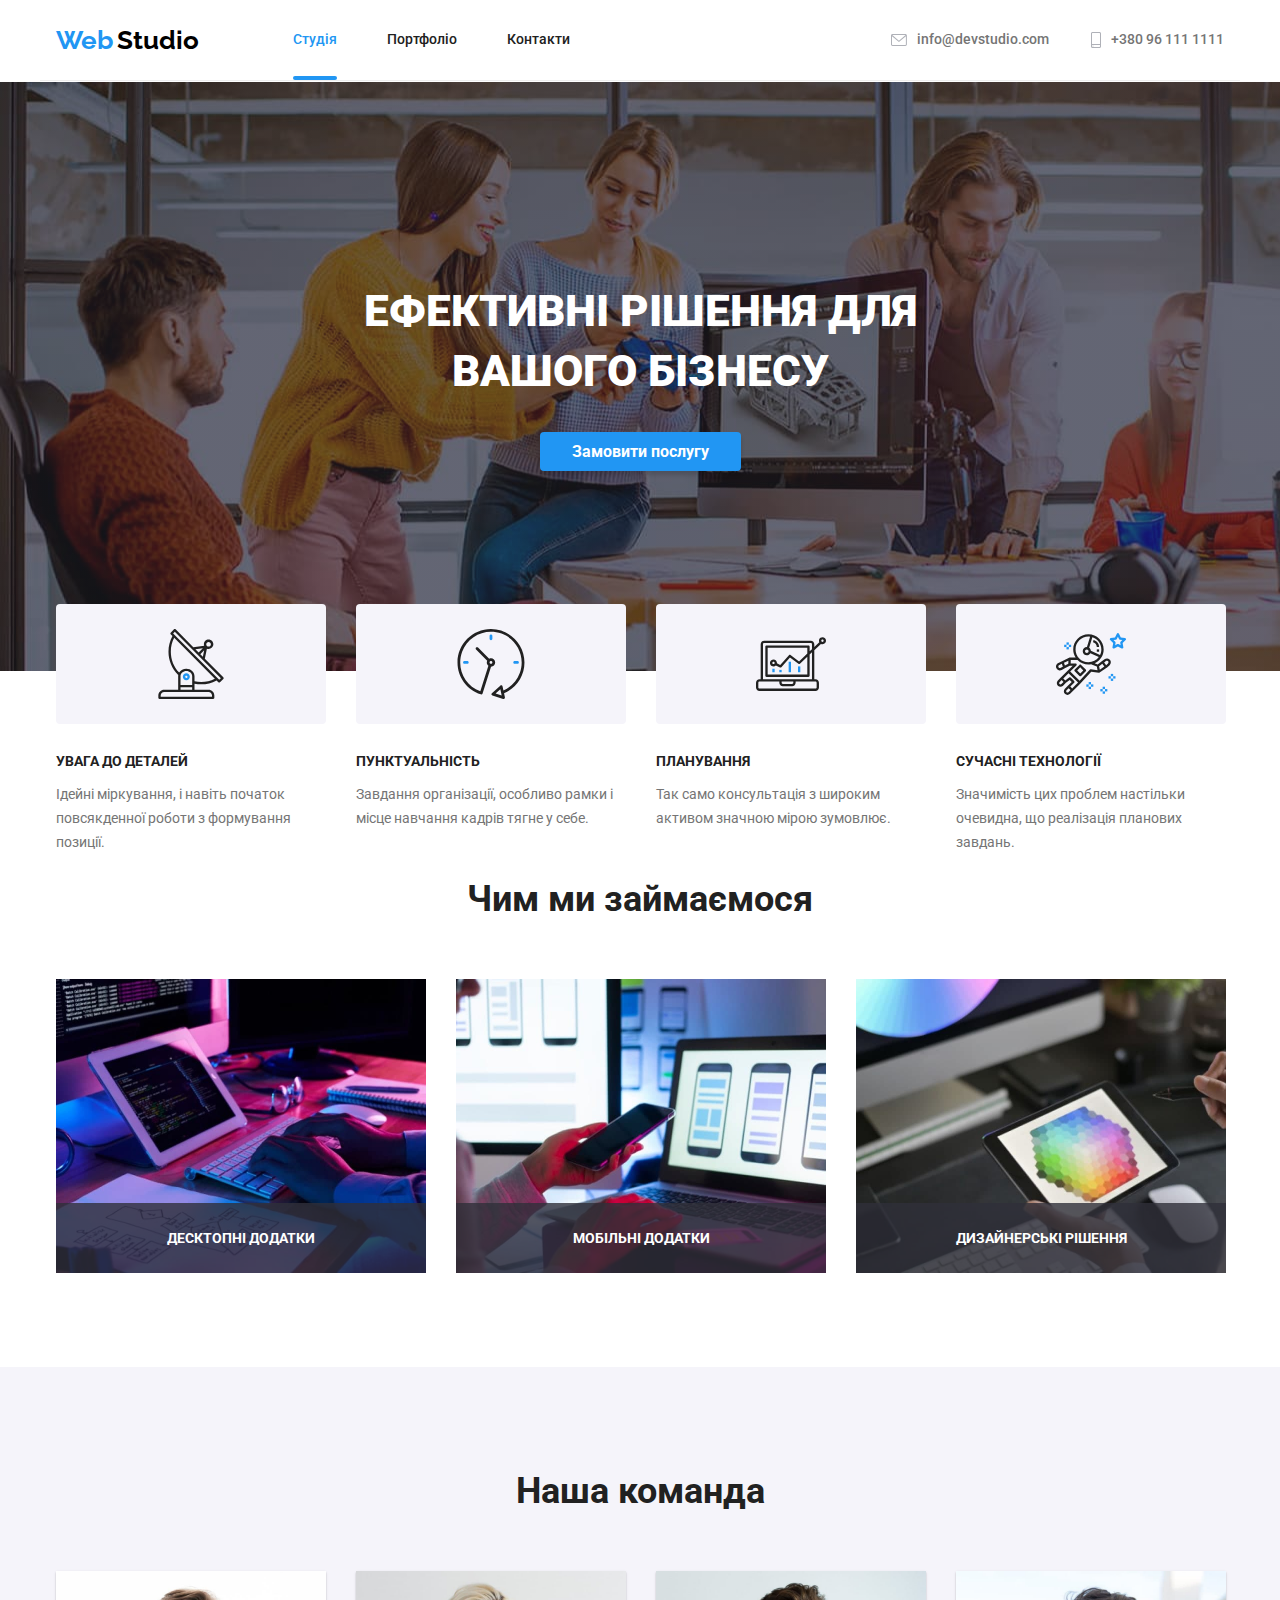
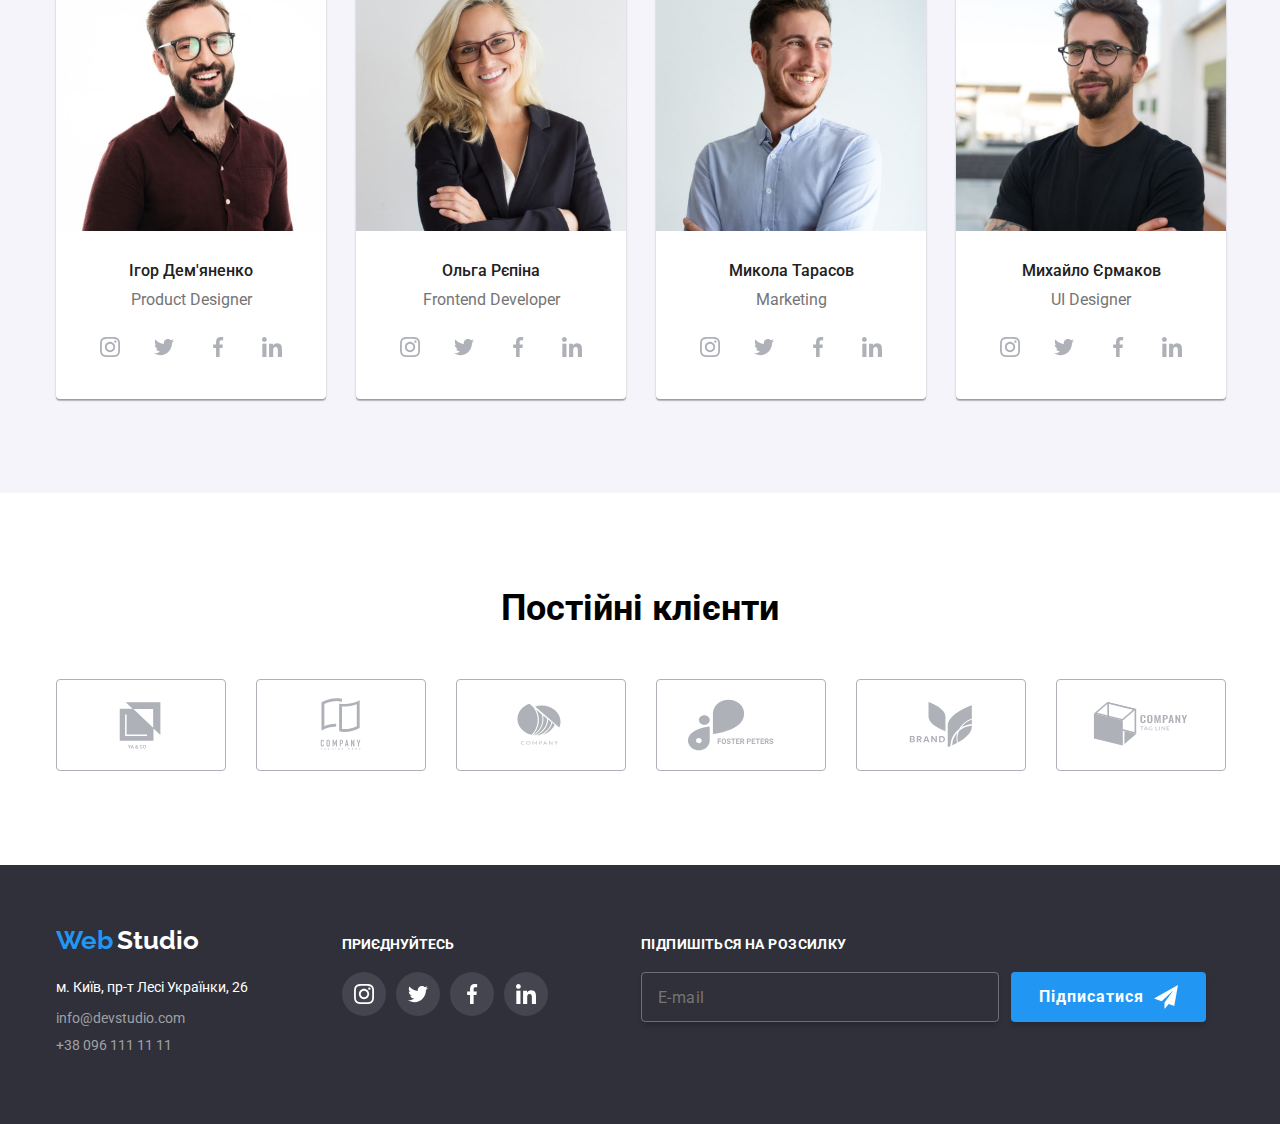
<file: index.html>
<!DOCTYPE html>
<html lang="uk">
  <head>
    <meta charset="UTF-8" />
    <meta http-equiv="X-UA-Compatible" content="IE=edge" />
    <meta name="viewport" content="width=device-width, initial-scale=1.0" />
    <title>WebStudio</title>

    <link
      rel="stylesheet"
      href="https://cdnjs.cloudflare.com/ajax/libs/modern-normalize/1.0.0/modern-normalize.min.css"
    />
    <link rel="stylesheet" href="./css/main.min.css" />
    <link
      href="https://fonts.googleapis.com/css2?family=Raleway:wght@700&family=Roboto:wght@300;400;500;700;900&display=swap"
      rel="stylesheet"
    />
    <link rel="shortcut icon" href="./favicon.ico" type="image/x-icon" />
  </head>
  <body>
    <header class="page-header">
      <div class="container header-section">
        <nav>
          <a href="./index.html" class="logo">
            <span class="logo__web">Web</span>
            <span class="logo__studio">Studio</span>
          </a>

          <ul class="page-header__nav">
            <li>
              <a class="page-header__link current" href="./index.html"
                >Студія</a
              >
            </li>
            <li>
              <a class="page-header__link" href="./portfolio.html">Портфоліо</a>
            </li>
            <li>
              <a class="page-header__link" href="#">Контакти</a>
            </li>
          </ul>
        </nav>

        <ul class="page-header__contacts">
          <li>
            <a class="page-header__contact" href="mailto:info@devstudio.com">
              <svg class="page-header__mail" width="16px" height="12px">
                <use href="./sprite.svg#mail"></use>
              </svg>

              info@devstudio.com
            </a>
          </li>

          <li>
            <a class="page-header__contact" href="tel:+380961111111">
              <svg class="page-header__phone" width="10px" height="16px">
                <use href="./sprite.svg#phone"></use>
              </svg>
              +380 96 111 1111
            </a>
          </li>
        </ul>
      </div>
    </header>

    <main>
      <section class="solution-section">
        <div class="container">
          <h1 class="solution-section__title">
            Ефективні рішення для вашого бізнесу
          </h1>
          <button data-modal-open class="solution-section__btn" type="button">
            Замовити послугу
          </button>

          <!---MODAL--->

          <div class="backdrop is-hidden" data-modal>
            <div class="modal">
              <button data-modal-close class="modal__close-btn" type="button">
                <svg width="15 px" height="15px">
                  <use href="./sprite.svg#close"></use>
                </svg>
              </button>

              <div class="modal__fill">
                <p class="modal__title">
                  Залиште свої дані, ми вам передзвонимо
                </p>
                <form name="subscribe-form">
                  <label class="modal__label" for="user_name">
                    <span class="modal__name">Ім'я</span>
                    <input
                      name="modal-name"
                      id="user_name"
                      class="modal__input"
                      type="text"
                      required
                      title="Введіть, будь ласка, ім'я користувача."
                    />
                    <svg class="modal__img" height="18px" width="18px">
                      <use href="./icons.svg#user"></use>
                    </svg>
                  </label>

                  <label class="modal__label" for="phone-number">
                    <span class="modal__name">Телефон</span>
                    <input
                      name="modal-number"
                      id="phone-number"
                      class="modal__input"
                      type="tel"
                      required
                      title="Введіть, будь ласка, ваш номер телефону."
                    />
                    <svg class="modal__img" height="18px" width="18px">
                      <use href="./icons.svg#phone"></use>
                    </svg>
                  </label>

                  <label class="modal__label" for="user_email">
                    <span class="modal__name">Пошта</span>
                    <input
                      name="modal-email"
                      id="user_email"
                      class="modal__input"
                      type="email"
                      required
                      title="Введіть, будь ласка, адресу електронної пошти."
                    />
                    <svg class="modal__img" height="18px" width="18px">
                      <use href="./icons.svg#email"></use>
                    </svg>
                  </label>
                  <label for="text">
                    <span class="modal__name">Коментар</span>
                    <textarea
                      class="modal__comment"
                      id="text"
                      name="modal-comment"
                      rows="5"
                      placeholder="Введіть текст"
                    >
                    </textarea>
                  </label>

                  <label class="modal__checkbox-label" for="checkbox">
                    <input
                      class="modal__checkbox visually-hidden"
                      id="checkbox"
                      type="checkbox"
                      required
                    />
                    <span class="modal__checkbox-custom">
                      <svg
                        class="modal__checkbox-custom-icon"
                        width="16px"
                        height="15px"
                      >
                        <use href="./icons.svg#mark"></use>
                      </svg>
                    </span>
                    <span class="modal__agree">
                      Погоджуюся з розсилкою та приймаю
                      <a class="modal__policy-link" href="#">Умови договору</a>
                    </span>
                  </label>

                  <button class="modal__submit-btn" type="submit">
                    Відправити
                  </button>
                </form>
              </div>
            </div>
          </div>
        </div>
      </section>

      <section class="positive-section">
        <div class="container">
          <h2 class="visually-hidden">Позитивні риси компанії</h2>
          <ul class="positive-section__list">
            <li class="positive-section__list-item">
              <div class="positive-section__block">
                <svg width="70px" height="70px">
                  <use href="./sprite.svg#antenna"></use>
                </svg>
              </div>
              <h3 class="positive-section__title">УВАГА ДО ДЕТАЛЕЙ</h3>
              <p class="positive-section__text">
                Ідейні міркування, і навіть початок повсякденної роботи з
                формування позиції.
              </p>
            </li>

            <li class="positive-section__list-item">
              <div class="positive-section__block">
                <svg width="70px" height="70px">
                  <use href="./sprite.svg#clock"></use>
                </svg>
              </div>
              <h3 class="positive-section__title">ПУНКТУАЛЬНІСТЬ</h3>
              <p class="positive-section__text">
                Завдання організації, особливо рамки і місце навчання кадрів
                тягне у себе.
              </p>
            </li>

            <li class="positive-section__list-item">
              <div class="positive-section__block">
                <svg width="70px" height="70px">
                  <use href="./sprite.svg#diagram"></use>
                </svg>
              </div>
              <h3 class="positive-section__title">ПЛАНУВАННЯ</h3>
              <p class="positive-section__text">
                Так само консультація з широким активом значною мірою зумовлює.
              </p>
            </li>

            <li class="positive-section__list-item">
              <div class="positive-section__block">
                <svg width="70px" height="70px">
                  <use href="./sprite.svg#astronaut"></use>
                </svg>
              </div>
              <h3 class="positive-section__title">СУЧАСНІ ТЕХНОЛОГІЇ</h3>
              <p class="positive-section__text">
                Значимість цих проблем настільки очевидна, що реалізація
                планових завдань.
              </p>
            </li>
          </ul>
        </div>
      </section>

      <section class="work-section">
        <!---Секція "чим ми займаємося"-->
        <div class="container">
          <h2 class="work-section__title">Чим ми займаємося</h2>
          <ul class="work-section__list">
            <li class="work-section__item">
              <div class="work-section__thumb">
                <img
                  src="./images/home/coding.jpg"
                  alt="Кодування"
                  width="370"
                />
                <p class="work-section__label work-section__desktop">
                  Десктопні додатки
                </p>
              </div>
            </li>
            <li class="work-item">
              <div class="work-section__thumb">
                <img
                  src="./images/home/sync.jpg"
                  alt="Синхронізація"
                  width="370"
                />
                <p class="work-section__label work-section__sync">
                  Мобільні додатки
                </p>
              </div>
            </li>
            <li class="work-item">
              <div class="work-section__thumb">
                <img
                  src="./images/home/color.jpg"
                  alt="Кольорова схема"
                  width="370"
                />
                <p class="work-section__label work-section__color">
                  Дизайнерські рішення
                </p>
              </div>
            </li>
          </ul>
        </div>
      </section>

      <section class="team-section">
        <div class="container">
          <h2 class="team-section__title">Наша команда</h2>
          <ul class="team-section__list">
            <li class="team-section__items">
              <img
                src="./images/home/igor.jpg"
                alt="Ігор Дем'яненко"
                width="270"
              />
              <div class="team-section__text">
                <h2 class="team-section__subtitle">Ігор Дем'яненко</h2>
                <p class="team-section__desc">Product Designer</p>
                <ul class="team-section__socials">
                  <li class="team-section__socials-item">
                    <a href="#" class="team-section__socials-link">
                      <svg
                        class="team-section__socials-link-icon"
                        width="20px"
                        height="20px"
                      >
                        <use href="./sprite.svg#instagram"></use>
                      </svg>
                    </a>
                  </li>
                  <li class="team-socials-item">
                    <a href="#" class="team-section__socials-link">
                      <svg
                        class="team-section__socials-link-icon"
                        width="20px"
                        height="20px"
                      >
                        <use href="./sprite.svg#twitter"></use>
                      </svg>
                    </a>
                  </li>
                  <li class="team-socials-item">
                    <a href="#" class="team-section__socials-link">
                      <svg
                        class="team-section__socials-link-icon"
                        width="20px"
                        height="20px"
                      >
                        <use href="./sprite.svg#facebook"></use>
                      </svg>
                    </a>
                  </li>
                  <li class="team-socials-item">
                    <a href="#" class="team-section__socials-link">
                      <svg
                        class="team-section__socials-link-icon"
                        width="20px"
                        height="20px"
                      >
                        <use href="./sprite.svg#linkedin"></use>
                      </svg>
                    </a>
                  </li>
                </ul>
              </div>
            </li>

            <li class="team-section__items">
              <img
                src="./images/home/olga.jpg"
                alt="Ольга Рєпіна"
                width="270"
              />
              <div class="team-section__text">
                <h2 class="team-section__subtitle">Ольга Рєпіна</h2>
                <p class="team-section__desc">Frontend Developer</p>
                <ul class="team-section__socials">
                  <li class="team-section__socials-item">
                    <a href="#" class="team-section__socials-link">
                      <svg
                        class="team-section__socials-link-icon"
                        width="20px"
                        height="20px"
                      >
                        <use href="./sprite.svg#instagram"></use>
                      </svg>
                    </a>
                  </li>

                  <li class="team-socials-item">
                    <a href="#" class="team-section__socials-link">
                      <svg
                        class="team-section__socials-link-icon"
                        width="20px"
                        height="20px"
                      >
                        <use href="./sprite.svg#twitter"></use>
                      </svg>
                    </a>
                  </li>
                  <li class="team-socials-item">
                    <a href="#" class="team-section__socials-link">
                      <svg
                        class="team-section__socials-link-icon"
                        width="20px"
                        height="20px"
                      >
                        <use href="./sprite.svg#facebook"></use>
                      </svg>
                    </a>
                  </li>
                  <li class="team-socials-item">
                    <a href="#" class="team-section__socials-link">
                      <svg
                        class="team-section__socials-link-icon"
                        width="20px"
                        height="20px"
                      >
                        <use href="./sprite.svg#linkedin"></use>
                      </svg>
                    </a>
                  </li>
                </ul>
              </div>
            </li>

            <li class="team-section__items">
              <img
                src="./images/home/mykola.jpg"
                alt="Микола Тарасов"
                width="270"
              />
              <div class="team-section__text">
                <h2 class="team-section__subtitle">Микола Тарасов</h2>
                <p class="team-section__desc">Marketing</p>
                <ul class="team-section__socials">
                  <li class="team-section__socials-item">
                    <a href="#" class="team-section__socials-link">
                      <svg
                        class="team-section__socials-link-icon"
                        width="20px"
                        height="20px"
                      >
                        <use href="./sprite.svg#instagram"></use>
                      </svg>
                    </a>
                  </li>
                  <li class="team-socials-item">
                    <a href="#" class="team-section__socials-link">
                      <svg
                        class="team-section__socials-link-icon"
                        width="20px"
                        height="20px"
                      >
                        <use href="./sprite.svg#twitter"></use>
                      </svg>
                    </a>
                  </li>
                  <li class="team-socials-item">
                    <a href="#" class="team-section__socials-link">
                      <svg
                        class="team-section__socials-link-icon"
                        width="20px"
                        height="20px"
                      >
                        <use href="./sprite.svg#facebook"></use>
                      </svg>
                    </a>
                  </li>
                  <li class="team-socials-item">
                    <a href="#" class="team-section__socials-link">
                      <svg
                        class="team-section__socials-link-icon"
                        width="20px"
                        height="20px"
                      >
                        <use href="./sprite.svg#linkedin"></use>
                      </svg>
                    </a>
                  </li>
                </ul>
              </div>
            </li>

            <li class="team-section__items">
              <img
                src="./images/home/michael.jpg"
                alt="Михайло Єрмаков"
                width="270"
              />
              <div class="team-section__text">
                <h2 class="team-section__subtitle">Михайло Єрмаков</h2>
                <p class="team-section__desc">UI Designer</p>
                <ul class="team-section__socials">
                  <li class="team-section__socials-item">
                    <a href="#" class="team-section__socials-link">
                      <svg
                        class="team-section__socials-link-icon"
                        width="20px"
                        height="20px"
                      >
                        <use href="./sprite.svg#instagram"></use>
                      </svg>
                    </a>
                  </li>
                  <li class="team-socials-item">
                    <a href="#" class="team-section__socials-link">
                      <svg
                        class="team-section__socials-link-icon"
                        width="20px"
                        height="20px"
                      >
                        <use href="./sprite.svg#twitter"></use>
                      </svg>
                    </a>
                  </li>
                  <li class="team-socials-item">
                    <a href="#" class="team-section__socials-link">
                      <svg
                        class="team-section__socials-link-icon"
                        width="20px"
                        height="20px"
                      >
                        <use href="./sprite.svg#facebook"></use>
                      </svg>
                    </a>
                  </li>
                  <li class="team-socials-item">
                    <a href="#" class="team-section__socials-link">
                      <svg
                        class="team-section__socials-link-icon"
                        width="20px"
                        height="20px"
                      >
                        <use href="./sprite.svg#linkedin"></use>
                      </svg>
                    </a>
                  </li>
                </ul>
              </div>
            </li>
          </ul>
        </div>
      </section>

      <section class="partners-section">
        <div class="container">
          <h2 class="partners-section__title">Постійні клієнти</h2>
          <ul class="partners-section__list">
            <li class="partners-section__list-item">
              <a href="#" class="partners-section__list-link">
                <svg class="partners-section__icon" width="106px" height="60px">
                  <use href="./sprite.svg#ya-co"></use>
                </svg>
              </a>
            </li>

            <li class="partners-section__list-item">
              <a href="#" class="partners-section__list-link">
                <svg class="partners-section__icon" width="106px" height="60px">
                  <use href="./sprite.svg#book-company"></use>
                </svg>
              </a>
            </li>

            <li class="partners-section__list-item">
              <a href="#" class="partners-section__list-link">
                <svg class="partners-section__icon" width="106px" height="60px">
                  <use href="./sprite.svg#peach-company"></use>
                </svg>
              </a>
            </li>

            <li class="partners-section__list-item">
              <a href="#" class="partners-section__list-link">
                <svg class="partners-section__icon" width="106px" height="60px">
                  <use href="./sprite.svg#foster-peters"></use>
                </svg>
              </a>
            </li>

            <li class="partners-section__list-item">
              <a href="#" class="partners-section__list-link">
                <svg class="partners-section__icon" width="106px" height="60px">
                  <use href="./sprite.svg#leaves-company"></use>
                </svg>
              </a>
            </li>

            <li class="partners-section__list-item">
              <a href="#" class="partners-section__list-link">
                <svg class="partners-section__icon" width="106px" height="60px">
                  <use href="./sprite.svg#box-company"></use>
                </svg>
              </a>
            </li>
          </ul>
        </div>
      </section>
    </main>

    <footer>
      <div class="container footer">
        <div class="main-ftr">
          <a href="./index.html" class="logo-footer">
            <span class="logo-footer__web">Web</span>
            <span class="logo-footer__studio">Studio</span>
          </a>
          <address>
            <ul class="main-ftr__list">
              <li class="main-ftr__item">
                <a
                  class="main-ftr__address"
                  href="https://goo.gl/maps/CPtrU1FHBa2aNyZL9"
                  target="_blank"
                  rel="noopener noreferrer"
                >
                  м. Київ, пр-т Лесі Українки, 26
                </a>
              </li>
              <li class="main-ftr__item">
                <a class="main-ftr__email" href="mailto:info@devstudio.com"
                  >info@devstudio.com</a
                >
              </li>
              <li class="main-ftr__item">
                <a class="main-ftr__number" href="tel:+380961111111"
                  >+38 096 111 11 11</a
                >
              </li>
            </ul>
          </address>
        </div>
        <div class="join-container">
          <p class="join-container__title">приєднуйтесь</p>

          <ul class="join-container__list">
            <li>
              <a class="join-container__socials-link" href="#">
                <svg
                  class="join-container__socials-icon"
                  width="20"
                  height="20"
                >
                  <use href="./sprite.svg#instagram"></use>
                </svg>
              </a>
            </li>

            <li>
              <a class="join-container__socials-link" href="#">
                <svg
                  class="join-container__socials-icon"
                  width="20"
                  height="20"
                >
                  <use href="./sprite.svg#twitter"></use>
                </svg>
              </a>
            </li>

            <li>
              <a class="join-container__socials-link" href="#">
                <svg
                  class="join-container__socials-icon"
                  width="20"
                  height="20"
                >
                  <use href="./sprite.svg#facebook"></use>
                </svg>
              </a>
            </li>

            <li>
              <a class="join-container__socials-link" href="#">
                <svg
                  class="join-container__socials-icon"
                  width="20"
                  height="20"
                >
                  <use href="./sprite.svg#linkedin"></use>
                </svg>
              </a>
            </li>
          </ul>
        </div>

        <div class="subscribe">
          <p class="subscribe__title">Підпишіться на розсилку</p>
          <form class="subscribe__form" name="subscribe">
            <input
              name="main-ftr__email"
              class="input-email"
              type="email"
              id="footer_email"
              placeholder="E-mail"
              required
            />

            <button class="subscribe__submit-btn" type="submit">
              Підписатися
              <svg width="24px" height="24px">
                <use href="./icons.svg#tg"></use>
              </svg>
            </button>
          </form>
        </div>
      </div>
    </footer>
    <script src="./js/modal.js"></script>
  </body>
</html>
</file>
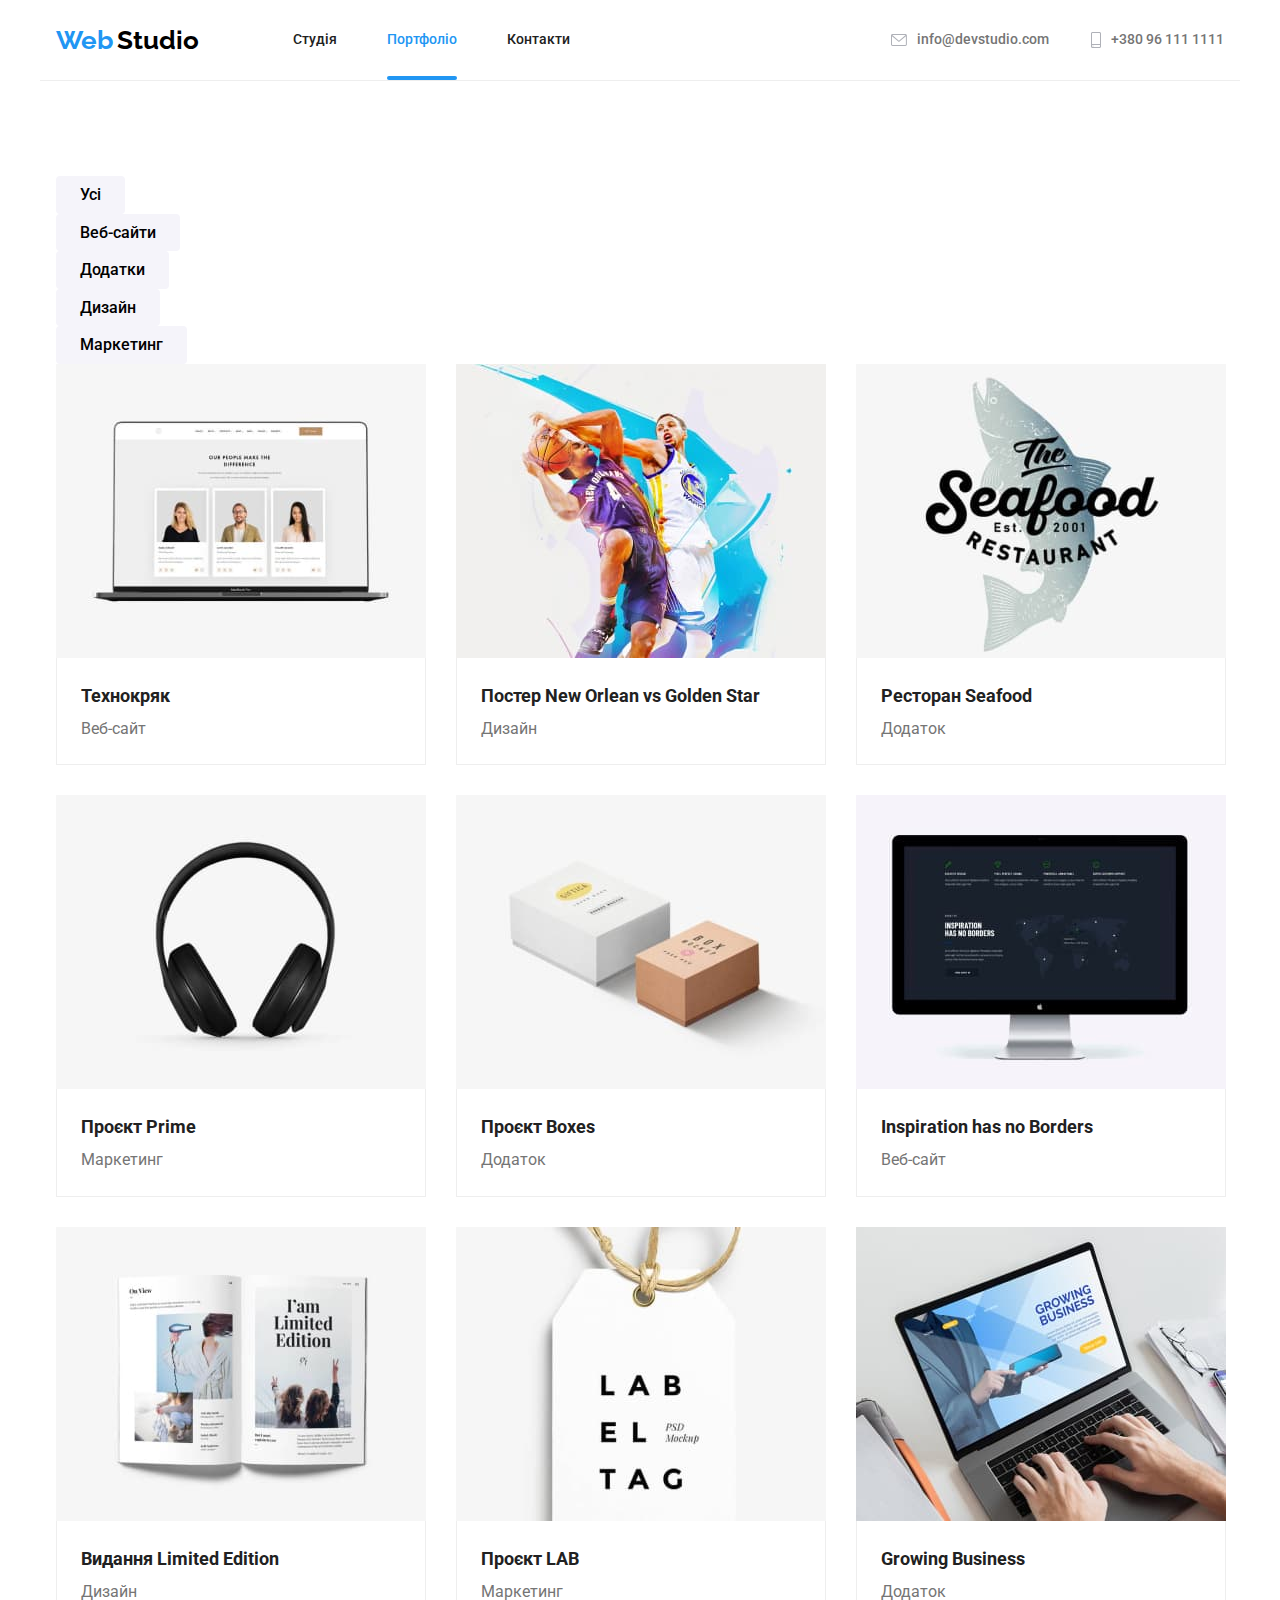
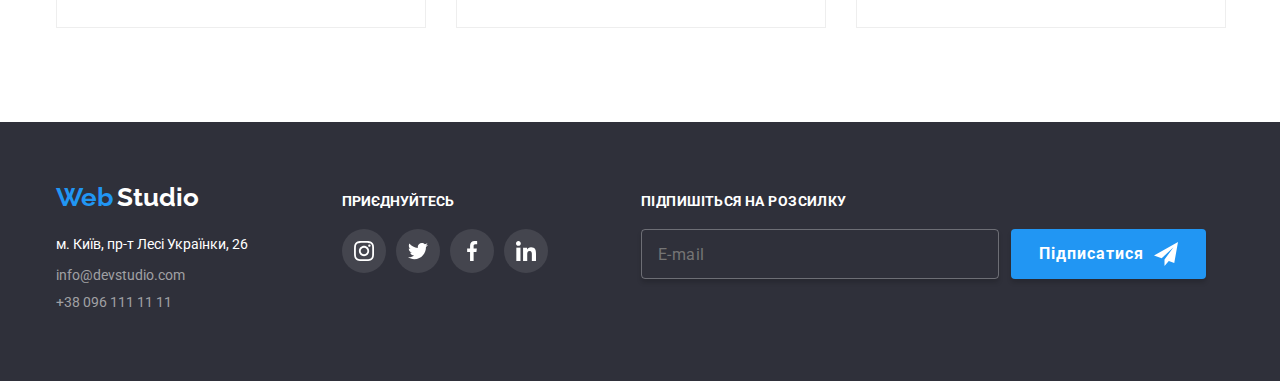
<file: portfolio.html>
<!DOCTYPE html>
<html lang="uk">
  <head>
    <meta charset="UTF-8" />
    <meta http-equiv="X-UA-Compatible" content="IE=edge" />
    <meta name="viewport" content="width=device-width, initial-scale=1.0" />
    <title>WebStudio</title>

    <link
      rel="stylesheet"
      href="https://cdnjs.cloudflare.com/ajax/libs/modern-normalize/1.0.0/modern-normalize.min.css"
    />

    <link rel="stylesheet" href="./css/main.min.css" />
    <link
      href="https://fonts.googleapis.com/css2?family=Raleway:wght@700&family=Roboto:wght@300;400;500;700;900&display=swap"
      rel="stylesheet"
    />
    <link rel="shortcut icon" href="./favicon.ico" type="image/x-icon" />
  </head>
  <body>
    <header class="page-header">
      <div class="container header-section">
        <nav>
          <a href="./index.html" class="logo">
            <span class="logo__web">Web</span>
            <span class="logo__studio">Studio</span>
          </a>

          <ul class="page-header__nav">
            <li>
              <a class="page-header__link" href="./index.html">Студія</a>
            </li>
            <li>
              <a class="page-header__link current" href="./portfolio.html"
                >Портфоліо</a
              >
            </li>
            <li>
              <a class="page-header__link" href="#">Контакти</a>
            </li>
          </ul>
        </nav>

        <ul class="page-header__contacts">
          <li>
            <a class="page-header__contact" href="mailto:info@devstudio.com">
              <svg class="page-header__mail" width="16px" height="12px">
                <use href="./sprite.svg#mail"></use>
              </svg>

              info@devstudio.com
            </a>
          </li>

          <li>
            <a class="page-header__contact" href="tel:+380961111111">
              <svg class="page-header__phone" width="10px" height="16px">
                <use href="./sprite.svg#phone"></use>
              </svg>
              +380 96 111 1111
            </a>
          </li>
        </ul>
      </div>
    </header>

    <main>
      <section class="project-section">
        <div class="container">
          <h1 class="visually-hidden">Наші проєкти</h1>

          <ul class="project-section__nav">
            <li>
              <button class="project-section__button" type="button">Усі</button>
            </li>
            <li>
              <button class="project-section__button" type="button">
                Веб-сайти
              </button>
            </li>
            <li>
              <button class="project-section__button" type="button">
                Додатки
              </button>
            </li>
            <li>
              <button class="project-section__button" type="button">
                Дизайн
              </button>
            </li>
            <li>
              <button class="project-section__button" type="button">
                Маркетинг
              </button>
            </li>
          </ul>

          <ul class="project-section__proj-list">
            <li class="project-section__item">
              <a class="project-section__link" href="#">
                <div class="overlay-box">
                  <div class="overlay-box__card">
                    <p class="overlay-box__card-text">
                      Ресурс пропонує комплексні пропозиції з різним рівнем
                      функціоналу та сервісів. Все це дозволить відвідувачу
                      отримати вичерпні відомості про компанію чи приватну
                      особу.
                    </p>
                  </div>

                  <img
                    src="./images/portfolio/technokryak.jpg"
                    alt="Технокряк"
                    width="370"
                  />
                </div>
                <div class="project">
                  <h2 class="project__name">Технокряк</h2>
                  <p class="project__type">Веб-сайт</p>
                </div>
              </a>
            </li>

            <li class="project-section__item">
              <a class="project-section__link" href="#">
                <div class="overlay-box">
                  <div class="overlay-box__card">
                    <p class="overlay-box__card-text">
                      Lorem ipsum dolor sit amet consectetur adipisicing elit.
                      Velit voluptatibus ad aperiam commodi iste nulla quasi
                      nihil autem doloribus facere, aspernatur, itaque dolores
                      numquam, eveniet amet tempora accusamus incidunt repellat?
                    </p>
                  </div>
                  <img
                    src="./images/portfolio/basketball.jpg"
                    alt="Постер New Orlean vs Golden Star"
                    width="370"
                  />
                </div>
                <div class="project">
                  <h2 class="project__name">
                    Постер New Orlean vs Golden Star
                  </h2>
                  <p class="project__type">Дизайн</p>
                </div>
              </a>
            </li>

            <li class="project-section__item">
              <a class="project-section__link" href="#">
                <div class="overlay-box">
                  <div class="overlay-box__card">
                    <p class="overlay-box__card-text">
                      Lorem ipsum dolor sit amet consectetur adipisicing elit.
                      Velit voluptatibus ad aperiam commodi iste nulla quasi
                      nihil autem doloribus facere, aspernatur, itaque dolores
                      numquam, eveniet amet tempora accusamus incidunt repellat?
                    </p>
                  </div>
                  <img
                    src="./images/portfolio/seafood.jpg"
                    alt="Ресторан Seafood"
                    width="370"
                  />
                </div>
                <div class="project">
                  <h2 class="project__name">Ресторан Seafood</h2>
                  <p class="project__type">Додаток</p>
                </div>
              </a>
            </li>

            <li class="project-section__item">
              <a class="project-section__link" href="#">
                <div class="overlay-box">
                  <div class="overlay-box__card">
                    <p class="overlay-box__card-text">
                      Lorem ipsum dolor sit amet consectetur adipisicing elit.
                      Velit voluptatibus ad aperiam commodi iste nulla quasi
                      nihil autem doloribus facere, aspernatur, itaque dolores
                      numquam, eveniet amet tempora accusamus incidunt repellat?
                    </p>
                  </div>
                  <img
                    src="./images/portfolio/prime.jpg"
                    alt="Проєкт Prime"
                    width="370"
                  />
                </div>
                <div class="project">
                  <h2 class="project__name">Проєкт Prime</h2>
                  <p class="project__type">Маркетинг</p>
                </div>
              </a>
            </li>

            <li class="project-section__item">
              <a class="project-section__link" href="#">
                <div class="overlay-box">
                  <div class="overlay-box__card">
                    <p class="overlay-box__card-text">
                      Lorem ipsum dolor sit amet consectetur adipisicing elit.
                      Velit voluptatibus ad aperiam commodi iste nulla quasi
                      nihil autem doloribus facere, aspernatur, itaque dolores
                      numquam, eveniet amet tempora accusamus incidunt repellat?
                    </p>
                  </div>
                  <img
                    src="./images/portfolio/boxes.jpg"
                    alt="Проєкт Boxes"
                    width="370"
                  />
                </div>
                <div class="project">
                  <h2 class="project__name">Проєкт Boxes</h2>
                  <p class="project__type">Додаток</p>
                </div>
              </a>
            </li>

            <li class="project-section__item">
              <a class="project-section__link" href="#">
                <div class="overlay-box">
                  <div class="overlay-box__card">
                    <p class="overlay-box__card-text">
                      Lorem ipsum dolor sit amet consectetur adipisicing elit.
                      Velit voluptatibus ad aperiam commodi iste nulla quasi
                      nihil autem doloribus facere, aspernatur, itaque dolores
                      numquam, eveniet amet tempora accusamus incidunt repellat?
                    </p>
                  </div>
                  <img
                    src="./images/portfolio/no-borders.jpg"
                    alt="Inspiration has no Borders"
                    width="370"
                  />
                </div>
                <div class="project">
                  <h2 class="project__name">Inspiration has no Borders</h2>
                  <p class="project__type">Веб-сайт</p>
                </div>
              </a>
            </li>

            <li class="project-section__item">
              <a class="project-section__link" href="#">
                <div class="overlay-box">
                  <div class="overlay-box__card">
                    <p class="overlay-box__card-text">
                      Lorem ipsum dolor sit amet consectetur adipisicing elit.
                      Velit voluptatibus ad aperiam commodi iste nulla quasi
                      nihil autem doloribus facere, aspernatur, itaque dolores
                      numquam, eveniet amet tempora accusamus incidunt repellat?
                    </p>
                  </div>
                  <img
                    src="./images/portfolio/limited-edition.jpg"
                    alt="Видання Limited Edition"
                    width="370"
                  />
                </div>
                <div class="project">
                  <h2 class="project__name">Видання Limited Edition</h2>
                  <p class="project__type">Дизайн</p>
                </div>
              </a>
            </li>

            <li class="project-section__item">
              <a class="project-section__link" href="#">
                <div class="overlay-box">
                  <div class="overlay-box__card">
                    <p class="overlay-box__card-text">
                      Lorem ipsum dolor sit amet consectetur adipisicing elit.
                      Velit voluptatibus ad aperiam commodi iste nulla quasi
                      nihil autem doloribus facere, aspernatur, itaque dolores
                      numquam, eveniet amet tempora accusamus incidunt repellat?
                    </p>
                  </div>
                  <img
                    src="./images/portfolio/lab.jpg"
                    alt="Проєкт LAB"
                    width="370"
                  />
                </div>
                <div class="project">
                  <h2 class="project__name">Проєкт LAB</h2>
                  <p class="project__type">Маркетинг</p>
                </div>
              </a>
            </li>

            <li class="project-section__item">
              <a class="project-section__link" href="#">
                <div class="overlay-box">
                  <div class="overlay-box__card">
                    <p class="overlay-box__card-text">
                      Lorem ipsum dolor sit amet consectetur adipisicing elit.
                      Velit voluptatibus ad aperiam commodi iste nulla quasi
                      nihil autem doloribus facere, aspernatur, itaque dolores
                      numquam, eveniet amet tempora accusamus incidunt repellat?
                    </p>
                  </div>
                  <img
                    src="./images/portfolio/business.jpg"
                    alt="Growing Business"
                    width="370"
                  />
                </div>
                <div class="project">
                  <h2 class="project__name">Growing Business</h2>
                  <p class="project__type">Додаток</p>
                </div>
              </a>
            </li>
          </ul>
        </div>
      </section>
    </main>

    <footer>
      <div class="container footer">
        <div class="main-ftr">
          <a href="./index.html" class="logo-footer">
            <span class="logo-footer__web">Web</span>
            <span class="logo-footer__studio">Studio</span>
          </a>
          <address>
            <ul class="main-ftr__list">
              <li class="main-ftr__item">
                <a
                  class="main-ftr__address"
                  href="https://goo.gl/maps/CPtrU1FHBa2aNyZL9"
                  target="_blank"
                  rel="noopener noreferrer"
                >
                  м. Київ, пр-т Лесі Українки, 26
                </a>
              </li>
              <li class="main-ftr__item">
                <a class="main-ftr__email" href="mailto:info@devstudio.com"
                  >info@devstudio.com</a
                >
              </li>
              <li class="main-ftr__item">
                <a class="main-ftr__number" href="tel:+380961111111"
                  >+38 096 111 11 11</a
                >
              </li>
            </ul>
          </address>
        </div>
        <div class="join-container">
          <p class="join-container__title">приєднуйтесь</p>

          <ul class="join-container__list">
            <li>
              <a class="join-container__socials-link" href="#">
                <svg
                  class="join-container__socials-icon"
                  width="20"
                  height="20"
                >
                  <use href="./sprite.svg#instagram"></use>
                </svg>
              </a>
            </li>

            <li>
              <a class="join-container__socials-link" href="#">
                <svg
                  class="join-container__socials-icon"
                  width="20"
                  height="20"
                >
                  <use href="./sprite.svg#twitter"></use>
                </svg>
              </a>
            </li>

            <li>
              <a class="join-container__socials-link" href="#">
                <svg
                  class="join-container__socials-icon"
                  width="20"
                  height="20"
                >
                  <use href="./sprite.svg#facebook"></use>
                </svg>
              </a>
            </li>

            <li>
              <a class="join-container__socials-link" href="#">
                <svg
                  class="join-container__socials-icon"
                  width="20"
                  height="20"
                >
                  <use href="./sprite.svg#linkedin"></use>
                </svg>
              </a>
            </li>
          </ul>
        </div>

        <div class="subscribe">
          <p class="subscribe__title">Підпишіться на розсилку</p>
          <form class="subscribe__form" name="subscribe">
            <input
              name="main-ftr__email"
              class="input-email"
              type="email"
              id="footer_email"
              placeholder="E-mail"
              required
            />

            <button class="subscribe__submit-btn" type="submit">
              Підписатися
              <svg width="24px" height="24px">
                <use href="./icons.svg#tg"></use>
              </svg>
            </button>
          </form>
        </div>
      </div>
    </footer>
  </body>
</html>
</file>
<file: css/main.min.css>
:root{--color-main: #212121;--color-web: #2196F3;--color-studio: #000;--color-active: #188CE8;--color-background: #F5F5F5;--color-add-background: #2F303A;--color-additional: #fff;--color-desc: #757575;--color-button: #F5F4FA;--color-footer: #a0a0a4;--color-port-border: #eee;--color-icon: #afb1b8;--font-family-main: "Roboto", sans-serif;--font-family-logo: "Raleway", sans-serif}.visually-hidden{position:absolute;width:1px;height:1px;margin:-1px;border:0;padding:0;white-space:nowrap;-webkit-clip-path:inset(100%);clip-path:inset(100%);clip:rect(0 0 0 0);overflow:hidden}img{display:block}*,*::before,*::after{-webkit-box-sizing:border-box;box-sizing:border-box}body{font-family:var(--font-family-main);font-style:normal}.container{width:1200px;margin-right:auto;margin-left:auto;padding-left:16px;padding-right:16px}h1,h2,h3{margin:0;padding:0}img{margin:0;padding:0}ul{list-style:none;margin-top:0;margin-bottom:0;padding-left:0}p{margin-top:0;margin-bottom:0}.header-section{display:-webkit-box;display:-ms-flexbox;display:flex;-webkit-box-align:center;-ms-flex-align:center;align-items:center;border-bottom:1px solid var(--color-port-border)}nav{display:-webkit-box;display:-ms-flexbox;display:flex;-webkit-box-align:center;-ms-flex-align:center;align-items:center}.page-header{border-bottom:1px solid var(--color-additional)}.page-header__contacts{display:-webkit-box;display:-ms-flexbox;display:flex;-webkit-box-pack:end;-ms-flex-pack:end;justify-content:flex-end;gap:30px;margin-left:auto;margin-bottom:0;margin-top:0;padding-left:0;list-style:none}.page-header__nav,.page-header__contacts{list-style:none}.page-header__link{display:block;color:var(--color-main);font-weight:500;font-size:14px;line-height:1.14;text-decoration:none;cursor:pointer;margin-right:0;margin-left:0;padding-top:32px;padding-bottom:32px;-webkit-transition-property:color;transition-property:color;-webkit-transition-duration:250ms;transition-duration:250ms;-webkit-transition-timing-function:cubic-bezier(0.4, 0, 0.2, 1);transition-timing-function:cubic-bezier(0.4, 0, 0.2, 1)}.page-header__link:hover,.page-header__link:focus{color:var(--color-web);fill:var(--color-web)}.page-header__mail{fill:var(--color-icon);margin-right:10px}.page-header__phone{fill:var(--color-icon);margin-left:12px;margin-right:10px}.page-header__mail,.page-header__phone{display:-webkit-box;display:-ms-flexbox;display:flex;-webkit-transition-property:fill;transition-property:fill;-webkit-transition-duration:250ms;transition-duration:250ms;-webkit-transition-timing-function:cubic-bezier(0.4, 0, 0.2, 1);transition-timing-function:cubic-bezier(0.4, 0, 0.2, 1)}.page-header__contact{display:-webkit-box;display:-ms-flexbox;display:flex;font-style:normal;font-weight:500;font-size:14px;line-height:1.14;color:var(--color-desc);text-decoration:none;cursor:pointer;-webkit-box-align:center;-ms-flex-align:center;align-items:center;-webkit-transition-property:color;transition-property:color;-webkit-transition-duration:250ms;transition-duration:250ms;-webkit-transition-timing-function:cubic-bezier(0.4, 0, 0.2, 1);transition-timing-function:cubic-bezier(0.4, 0, 0.2, 1)}.page-header__contact:hover,.page-header__contact:hover svg,.page-header__contact:focus,.page-header__contact:focus svg{color:var(--color-web);fill:var(--color-web)}.page-header__nav{display:-webkit-box;display:-ms-flexbox;display:flex;-webkit-box-pack:end;-ms-flex-pack:end;justify-content:flex-end;gap:50px;margin:0;padding-left:0;list-style:none}.current{display:block;color:var(--color-web);position:relative}.current::after{content:" ";position:absolute;width:100%;background-color:var(--color-web);top:76px;bottom:0;left:0;border-radius:2px;height:4px}.logo{border-radius:4px;margin-right:94px;text-decoration:none}.logo__web{font-family:var(--font-family-logo);font-style:normal;font-weight:700;font-size:26px;line-height:1.19;color:var(--color-web)}.logo__studio{font-family:var(--font-family-logo);font-style:normal;font-weight:700;font-size:26px;line-height:1.19;color:var(--color-studio);cursor:pointer}.solution-section{color:var(--color-additional);background-image:-webkit-gradient(linear, left top, left bottom, from(rgba(47, 48, 58, 0.4)), to(rgba(47, 48, 58, 0.4))),url(../images/home/solution-bg.jpg);background-image:linear-gradient(rgba(47, 48, 58, 0.4), rgba(47, 48, 58, 0.4)),url(../images/home/solution-bg.jpg);background-color:var(--color-add-background);padding-top:200px;padding-bottom:200px;max-width:1600px;display:-webkit-box;display:-ms-flexbox;display:flex;margin:auto}.solution-section__title{color:var(--color-additional);font-style:normal;font-weight:900;font-size:44px;line-height:1.36;max-width:696px;text-transform:uppercase;text-align:center;margin:auto;margin-bottom:30px}.solution-section__btn{font-style:normal;font-weight:700;font-size:16px;line-height:1.19;color:var(--color-additional);background-color:var(--color-web);-webkit-box-shadow:0px 4px 4px rgba(0,0,0,.15);box-shadow:0px 4px 4px rgba(0,0,0,.15);border-radius:4px;border:none;padding:10px 32px 10px 32px;cursor:pointer;display:-webkit-box;display:-ms-flexbox;display:flex;-webkit-box-pack:center;-ms-flex-pack:center;justify-content:center;margin:auto;-webkit-transition-property:background-color;transition-property:background-color;-webkit-transition-duration:250ms;transition-duration:250ms;-webkit-transition-timing-function:cubic-bezier(0.4, 0, 0.2, 1);transition-timing-function:cubic-bezier(0.4, 0, 0.2, 1)}.solution-section__btn:active,.solution-section__btn:hover{background-color:var(--color-active)}.modal{position:absolute;-webkit-transform:translate(-50%, -50%);transform:translate(-50%, -50%);background-color:var(--color-additional);-webkit-box-shadow:0px 1px 3px rgba(0,0,0,.12),0px 1px 1px rgba(0,0,0,.14),0px 2px 1px rgba(0,0,0,.2);box-shadow:0px 1px 3px rgba(0,0,0,.12),0px 1px 1px rgba(0,0,0,.14),0px 2px 1px rgba(0,0,0,.2);border-radius:4px;-webkit-transform:scale(1);transform:scale(1);-webkit-transition:scale 250ms cubic-bezier(0.4, 0, 0.2, 1);transition:scale 250ms cubic-bezier(0.4, 0, 0.2, 1)}.modal__fill{padding:40px;color:var(--color-desc);font-size:12px;font-weight:400;letter-spacing:.12px}.modal__close-btn{position:absolute;display:-webkit-box;display:-ms-flexbox;display:flex;width:30px;height:30px;border-radius:50%;border:1px solid rgba(0,0,0,.1019607843);background-color:rgba(0,0,0,0);-webkit-box-pack:center;-ms-flex-pack:center;justify-content:center;-webkit-box-align:center;-ms-flex-align:center;align-items:center;cursor:pointer;top:8px;right:8px;left:490px;-webkit-transition-property:fill;transition-property:fill;-webkit-transition-duration:250ms;transition-duration:250ms;-webkit-transition-timing-function:cubic-bezier(0.4, 0, 0.2, 1);transition-timing-function:cubic-bezier(0.4, 0, 0.2, 1)}.modal__close-btn:hover,.modal__close-btn:focus{fill:var(--color-web)}.modal__title{color:var(--color-main);font-size:20px;font-weight:700;line-height:1;letter-spacing:.6px;margin-bottom:12px}.modal__input{border-radius:4px;border:1px solid rgba(33,33,33,.2);width:448px;height:40px;padding:0;margin:0;padding-left:42px;-webkit-transition-property:border;transition-property:border;-webkit-transition-duration:250ms;transition-duration:250ms;-webkit-transition-timing-function:cubic-bezier(0.4, 0, 0.2, 1);transition-timing-function:cubic-bezier(0.4, 0, 0.2, 1)}.modal__input:hover,.modal__input:focus,.modal__input:active{border-radius:4px;border:1px solid var(--color-web);cursor:pointer}.modal__comment{height:120px;width:448px;padding:12px 16px;border-radius:4px;border:1px solid rgba(33,33,33,.2);resize:none;color:var(--color-main);font-size:14px;margin:0;-webkit-transition-property:border;transition-property:border;-webkit-transition-duration:250ms;transition-duration:250ms;-webkit-transition-timing-function:cubic-bezier(0.4, 0, 0.2, 1);transition-timing-function:cubic-bezier(0.4, 0, 0.2, 1)}.modal__comment:hover,.modal__comment:focus,.modal__comment:active{border-radius:4px;border:1px solid var(--color-web);cursor:pointer}.modal__name{display:-webkit-box;display:-ms-flexbox;display:flex;-webkit-box-pack:left;-ms-flex-pack:left;justify-content:left;text-align:left;margin-bottom:4px}.modal__submit-btn{font-size:16px;font-style:normal;font-weight:700;line-height:1.9;letter-spacing:.96px;color:var(--color-additional);background-color:var(--color-web);border-radius:4px;border:none;-webkit-box-shadow:0px 4px 4px 0px rgba(0,0,0,.15);box-shadow:0px 4px 4px 0px rgba(0,0,0,.15);padding:10px 32px;cursor:pointer;display:-webkit-box;display:-ms-flexbox;display:flex;-webkit-box-pack:center;-ms-flex-pack:center;justify-content:center;-webkit-box-align:center;-ms-flex-align:center;align-items:center;gap:10px;fill:var(--color-additional);margin:auto;cursor:pointer;-webkit-transition-property:background-color;transition-property:background-color;-webkit-transition-duration:250ms;transition-duration:250ms;-webkit-transition-timing-function:cubic-bezier(0.4, 0, 0.2, 1);transition-timing-function:cubic-bezier(0.4, 0, 0.2, 1)}.modal__submit-btn:hover,.modal__submit-btn:active,.modal__submit-btn:focus{background-color:var(--color-active);-webkit-box-shadow:0px 4px 4px rgba(0,0,0,.15);box-shadow:0px 4px 4px rgba(0,0,0,.15)}.modal__checkbox-label{display:-webkit-box;display:-ms-flexbox;display:flex;-webkit-box-align:center;-ms-flex-align:center;align-items:center;-webkit-box-pack:center;-ms-flex-pack:center;justify-content:center;gap:8px;margin:0;margin-bottom:30px;margin-top:20px;padding:0}.modal__checkbox-custom{outline:2px solid var(--color-main);outline-offset:-2px;border-radius:2px;padding:0;margin:0;width:16px;height:15px;display:-webkit-box;display:-ms-flexbox;display:flex;-webkit-box-align:center;-ms-flex-align:center;align-items:center;-webkit-box-pack:center;-ms-flex-pack:center;justify-content:center;-webkit-transition-property:outline-color;transition-property:outline-color;-webkit-transition-duration:250ms;transition-duration:250ms;-webkit-transition-timing-function:cubic-bezier(0.4, 0, 0.2, 1);transition-timing-function:cubic-bezier(0.4, 0, 0.2, 1)}.modal__checkbox-custom:hover,.modal__checkbox-custom:focus,.modal__checkbox-custom:active{outline-color:var(--color-web)}.modal__checkbox-custom-icon{opacity:0;-webkit-transition-property:opacity;transition-property:opacity;-webkit-transition-duration:250ms;transition-duration:250ms;-webkit-transition-timing-function:cubic-bezier(0.4, 0, 0.2, 1);transition-timing-function:cubic-bezier(0.4, 0, 0.2, 1)}.modal__agree{font-family:var(--font-family-main);font-size:14px;font-style:normal;font-weight:400;line-height:1.7}.modal__policy-link{color:var(--color-web);font-family:var(--font-family-main);font-size:14px;font-style:normal;font-weight:400;line-height:24px;letter-spacing:.42px;text-decoration-line:underline;-webkit-transition-property:color;transition-property:color;-webkit-transition-duration:250ms;transition-duration:250ms;-webkit-transition-timing-function:cubic-bezier(0.4, 0, 0.2, 1);transition-timing-function:cubic-bezier(0.4, 0, 0.2, 1)}.modal__label>.modal__img{fill:var(--color-main);position:relative;top:-30px;left:12px;bottom:0;display:-webkit-box;display:-ms-flexbox;display:flex;-webkit-transition-property:fill;transition-property:fill;-webkit-transition-duration:250ms;transition-duration:250ms;-webkit-transition-timing-function:cubic-bezier(0.4, 0, 0.2, 1);transition-timing-function:cubic-bezier(0.4, 0, 0.2, 1)}.modal__label>.modal__img:hover svg,.modal__label>.modal__img:focus svg,.modal__label>.modal__img:active svg{fill:var(--color-web)}.modal__checkbox-label:focus+.input .modal-img{fill:var(--color-web)}.modal__checkbox:checked+.modal__checkbox-custom .modal__checkbox-custom-icon{opacity:1}.modal__checkbox:checked+.modal__checkbox-custom{outline-color:var(--color-web)}.backdrop{position:fixed;top:0;left:0;width:100%;height:100%;background-color:rgba(0,0,0,.3);z-index:1;-webkit-transition:opacity 250ms cubic-bezier(0.4, 0, 0.2, 1),visibility 250ms cubic-bezier(0.4, 0, 0.2, 1),-webkit-transform 250ms cubic-bezier(0.4, 0, 0.2, 1);transition:opacity 250ms cubic-bezier(0.4, 0, 0.2, 1),visibility 250ms cubic-bezier(0.4, 0, 0.2, 1),-webkit-transform 250ms cubic-bezier(0.4, 0, 0.2, 1);transition:opacity 250ms cubic-bezier(0.4, 0, 0.2, 1),visibility 250ms cubic-bezier(0.4, 0, 0.2, 1),transform 250ms cubic-bezier(0.4, 0, 0.2, 1);transition:opacity 250ms cubic-bezier(0.4, 0, 0.2, 1),visibility 250ms cubic-bezier(0.4, 0, 0.2, 1),transform 250ms cubic-bezier(0.4, 0, 0.2, 1),-webkit-transform 250ms cubic-bezier(0.4, 0, 0.2, 1);margin:auto;display:-webkit-box;display:-ms-flexbox;display:flex;-webkit-box-pack:center;-ms-flex-pack:center;justify-content:center;-webkit-box-align:center;-ms-flex-align:center;align-items:center;text-align:center}.backdrop.is-hidden{opacity:0;visibility:hidden;pointer-events:none;-webkit-transform:scale(1.15);transform:scale(1.15)}input{border-radius:4px;border:1px solid rgba(33,33,33,.2);width:448px;height:40px;padding:0;margin:0;padding-left:42px;-webkit-transition-property:border;transition-property:border;-webkit-transition-duration:250ms;transition-duration:250ms;-webkit-transition-timing-function:cubic-bezier(0.4, 0, 0.2, 1);transition-timing-function:cubic-bezier(0.4, 0, 0.2, 1)}.input-email{border-radius:4px;border:1px solid rgba(255,255,255,.3);background:rgba(33,150,243,0);-webkit-box-shadow:0px 4px 4px 0px rgba(0,0,0,.15);box-shadow:0px 4px 4px 0px rgba(0,0,0,.15);width:358px;height:50px;padding:15px 16px;color:var(--color-button);font-size:16px;font-style:normal;font-weight:400;line-height:1.2;letter-spacing:.48px;-webkit-transition-property:border;transition-property:border;-webkit-transition-duration:250ms;transition-duration:250ms;-webkit-transition-timing-function:cubic-bezier(0.4, 0, 0.2, 1);transition-timing-function:cubic-bezier(0.4, 0, 0.2, 1)}.comment::-webkit-input-placeholder{color:rgba(117,117,117,.5);font-family:var(--font-family-main);font-size:12px;font-style:normal;font-weight:400;line-height:normal;letter-spacing:.12px}.comment::-moz-placeholder{color:rgba(117,117,117,.5);font-family:var(--font-family-main);font-size:12px;font-style:normal;font-weight:400;line-height:normal;letter-spacing:.12px}.comment:-ms-input-placeholder{color:rgba(117,117,117,.5);font-family:var(--font-family-main);font-size:12px;font-style:normal;font-weight:400;line-height:normal;letter-spacing:.12px}.comment::-ms-input-placeholder{color:rgba(117,117,117,.5);font-family:var(--font-family-main);font-size:12px;font-style:normal;font-weight:400;line-height:normal;letter-spacing:.12px}.comment::placeholder{color:rgba(117,117,117,.5);font-family:var(--font-family-main);font-size:12px;font-style:normal;font-weight:400;line-height:normal;letter-spacing:.12px}.positive-section{padding-bottom:94px;padding-bottom:94px}.positive-section__list{list-style:none;display:-webkit-inline-box;display:-ms-inline-flexbox;display:inline-flex;-webkit-box-align:first baseline;-ms-flex-align:first baseline;align-items:first baseline;gap:30px}.positive-section__list-item{height:92px;width:270px;display:-webkit-box;display:-ms-flexbox;display:flex;-webkit-box-orient:vertical;-webkit-box-direction:normal;-ms-flex-direction:column;flex-direction:column;-webkit-box-align:first baseline;-ms-flex-align:first baseline;align-items:first baseline;-webkit-box-pack:center;-ms-flex-pack:center;justify-content:center}.positive-section__block{padding:25px 100px;background-color:var(--color-button);border-radius:4px;margin-bottom:30px;display:-webkit-box;display:-ms-flexbox;display:flex;-webkit-box-align:center;-ms-flex-align:center;align-items:center;-webkit-box-pack:center;-ms-flex-pack:center;justify-content:center}.positive-section__title{font-style:normal;font-weight:700;font-size:14px;line-height:1.14;color:var(--color-main);margin:0;margin-bottom:12px}.positive-section__text{font-style:normal;font-weight:400;font-size:14px;line-height:24px;color:var(--color-desc);margin-top:0;margin-bottom:0}.work-section{padding-bottom:94px}.work-section__title{font-style:normal;font-weight:700;font-size:36px;line-height:1.67;color:var(--color-main);display:-webkit-box;display:-ms-flexbox;display:flex;-webkit-box-pack:center;-ms-flex-pack:center;justify-content:center;margin:0;padding:0;margin-bottom:50px}.work-section__list{display:-webkit-box;display:-ms-flexbox;display:flex;-webkit-box-orient:horizontal;-webkit-box-direction:normal;-ms-flex-direction:row;flex-direction:row;list-style:none;-webkit-box-pack:space-evenly;-ms-flex-pack:space-evenly;justify-content:space-evenly;-webkit-box-align:center;-ms-flex-align:center;align-items:center;margin:0;gap:30px}.work-section__item{display:block}.work-section__thumb{position:relative;overflow:hidden}.work-section__thumb>.work-section__label{position:absolute;bottom:0;right:0;left:0;margin:0;padding-top:27px;padding-bottom:27px;text-align:center;font-size:14px;font-style:normal;font-weight:700;line-height:normal;text-transform:uppercase;color:var(--color-additional);background:rgba(47,48,58,.8)}.team-section{background-color:var(--color-button);padding-bottom:94px;padding-top:94px}.team-section__text{padding-bottom:30px;padding-top:30px;margin-bottom:0}.team-section__title{font-style:normal;font-weight:700;font-size:36px;line-height:1.67;color:var(--color-main);display:-webkit-box;display:-ms-flexbox;display:flex;-webkit-box-pack:center;-ms-flex-pack:center;justify-content:center;margin-top:0;margin-bottom:50px}.team-section__list{display:-webkit-box;display:-ms-flexbox;display:flex;list-style:none;gap:30px}.team-section__items{height:428px;background-color:var(--color-additional);-webkit-box-shadow:0px 1px 3px rgba(0,0,0,.12),0px 1px 1px rgba(0,0,0,.14),0px 2px 1px rgba(0,0,0,.2);box-shadow:0px 1px 3px rgba(0,0,0,.12),0px 1px 1px rgba(0,0,0,.14),0px 2px 1px rgba(0,0,0,.2);border-radius:0px 0px 4px 4px}.team-section__subtitle{font-style:normal;font-weight:500;font-size:16px;line-height:1.19;color:var(--color-main);display:-webkit-box;display:-ms-flexbox;display:flex;-webkit-box-pack:center;-ms-flex-pack:center;justify-content:center;margin-bottom:10px}.team-section__desc{font-style:normal;font-weight:400;font-size:16px;line-height:1.19;color:var(--color-desc);display:-webkit-box;display:-ms-flexbox;display:flex;-webkit-box-pack:center;-ms-flex-pack:center;justify-content:center;margin-top:0;margin-bottom:0}.team-section__socials{display:-webkit-box;display:-ms-flexbox;display:flex;list-style:none;margin-top:16px;-webkit-box-pack:center;-ms-flex-pack:center;justify-content:center;gap:10px}.team-section__socials-link{width:44px;height:44px;border-radius:50%;display:-webkit-box;display:-ms-flexbox;display:flex;-webkit-box-align:center;-ms-flex-align:center;align-items:center;-webkit-box-pack:center;-ms-flex-pack:center;justify-content:center;background-color:var(--color-additional);-webkit-transition-property:background-color;transition-property:background-color;-webkit-transition-duration:250ms;transition-duration:250ms;-webkit-transition-timing-function:cubic-bezier(0.4, 0, 0.2, 1);transition-timing-function:cubic-bezier(0.4, 0, 0.2, 1)}.team-section__socials-link:hover,.team-section__socials-link:focus{background-color:var(--color-web)}.team-section__socials-link:hover svg,.team-section__socials-link:focus svg{fill:var(--color-additional)}.team-section__socials-link-icon{fill:var(--color-icon);background-color:none;-webkit-transition-property:fill;transition-property:fill;-webkit-transition-duration:250ms;transition-duration:250ms;-webkit-transition-timing-function:cubic-bezier(0.4, 0, 0.2, 1);transition-timing-function:cubic-bezier(0.4, 0, 0.2, 1)}.partners-section{padding-top:94px;padding-bottom:94px;padding-left:0}.partners-section__title{text-align:center;font-size:36px;font-weight:700;line-height:normal;margin-bottom:50px;margin-top:0}.partners-section__list{display:-webkit-box;display:-ms-flexbox;display:flex;list-style:none;margin:0 auto;gap:30px;-webkit-box-align:center;-ms-flex-align:center;align-items:center}.partners-section__icon{fill:var(--color-icon);-webkit-transition-property:fill;transition-property:fill;-webkit-transition-duration:250ms;transition-duration:250ms;-webkit-transition-timing-function:cubic-bezier(0.4, 0, 0.2, 1);transition-timing-function:cubic-bezier(0.4, 0, 0.2, 1)}.partners-section__list-link{width:170px;height:92px;display:-webkit-box;display:-ms-flexbox;display:flex;-webkit-box-align:center;-ms-flex-align:center;align-items:center;-webkit-box-pack:center;-ms-flex-pack:center;justify-content:center;border:1px solid var(--color-icon);border-radius:4px;-webkit-transition-property:border-color;transition-property:border-color;-webkit-transition-duration:250ms;transition-duration:250ms;-webkit-transition-timing-function:cubic-bezier(0.4, 0, 0.2, 1);transition-timing-function:cubic-bezier(0.4, 0, 0.2, 1)}.partners-section__list-link:hover,.partners-section__list-link:focus,.partners-section__list-link:hover svg,.partners-section__list-link:focus svg{fill:var(--color-web);border-color:var(--color-web)}.project-section{padding-bottom:94px;padding-top:94px}.project-section__link{text-decoration:none;display:block;-webkit-transition-property:-webkit-box-shadow;transition-property:-webkit-box-shadow;transition-property:box-shadow;transition-property:box-shadow, -webkit-box-shadow;-webkit-transition-duration:250ms;transition-duration:250ms;-webkit-transition-timing-function:cubic-bezier(0.4, 0, 0.2, 1);transition-timing-function:cubic-bezier(0.4, 0, 0.2, 1)}.project-section__link:hover,.project-section__link:focus{-webkit-box-shadow:0px 3px 1px rgba(0,0,0,.1),0px 1px 2px rgba(0,0,0,.08),0px 2px 2px rgba(0,0,0,.12);box-shadow:0px 3px 1px rgba(0,0,0,.1),0px 1px 2px rgba(0,0,0,.08),0px 2px 2px rgba(0,0,0,.12)}.project-section__link .project-section__nav{display:-webkit-box;display:-ms-flexbox;display:flex;list-style:none;-webkit-box-pack:center;-ms-flex-pack:center;justify-content:center;margin-bottom:50px;gap:8px}.project-section__button{background:var(--color-button);border:none;border-radius:4px;font-style:normal;font-weight:500;font-size:16px;line-height:1.6;margin-right:8px;padding:6px 24px 6px 24px;-webkit-transition-property:color,background-color,-webkit-box-shadow;transition-property:color,background-color,-webkit-box-shadow;transition-property:color,background-color,box-shadow;transition-property:color,background-color,box-shadow,-webkit-box-shadow;-webkit-transition-duration:250ms;transition-duration:250ms;-webkit-transition-timing-function:cubic-bezier(0.4, 0, 0.2, 1);transition-timing-function:cubic-bezier(0.4, 0, 0.2, 1)}.project-section__button:hover,.project-section__button:active,.project-section__button:focus{color:var(--color-additional);background:var(--color-active);border:none;-webkit-box-shadow:0px 3px 1px rgba(0,0,0,.1),0px 1px 2px rgba(0,0,0,.08),0px 2px 2px rgba(0,0,0,.12);box-shadow:0px 3px 1px rgba(0,0,0,.1),0px 1px 2px rgba(0,0,0,.08),0px 2px 2px rgba(0,0,0,.12)}.project-section__proj-list{list-style:none;display:-webkit-box;display:-ms-flexbox;display:flex;-ms-flex-wrap:wrap;flex-wrap:wrap;-webkit-box-pack:space-evenly;-ms-flex-pack:space-evenly;justify-content:space-evenly;width:1170px;gap:30px}.project-section__item{width:370px}.project{padding:20px 24px;border-bottom:1px solid var(--color-port-border);border-left:1px solid var(--color-port-border);border-right:1px solid var(--color-port-border)}.project__name{color:var(--color-main);font-style:normal;font-weight:700;font-size:18px;line-height:2;margin:0;padding:0}.project__type{font-style:normal;font-weight:400;font-size:16px;line-height:1.9;color:var(--color-desc);margin:0;padding:0}.overlay-box{position:relative;overflow:hidden}.overlay-box__card-text{color:var(--color-additional);font-family:var(--font-family-main);font-size:18px;font-style:normal;font-weight:400;line-height:1.5}.overlay-box__card{position:absolute;padding:63px 24px;background:rgba(33,150,243,.9);top:0;left:0;width:100%;height:100%;-webkit-transform:translatey(100%);transform:translatey(100%);-webkit-transition:-webkit-transform 250ms ease-in-out;transition:-webkit-transform 250ms ease-in-out;transition:transform 250ms ease-in-out;transition:transform 250ms ease-in-out, -webkit-transform 250ms ease-in-out;-webkit-transition-property:inherit;transition-property:inherit;-webkit-transition-duration:250ms;transition-duration:250ms;-webkit-transition-timing-function:cubic-bezier(0.4, 0, 0.2, 1);transition-timing-function:cubic-bezier(0.4, 0, 0.2, 1)}.project-section__link:hover .overlay-box__card{-webkit-transform:translateY(0);transform:translateY(0)}footer{padding-left:0;padding-bottom:60px;background-color:var(--color-add-background);padding:60px 0px;margin:0px}.footer{display:-webkit-box;display:-ms-flexbox;display:flex;-webkit-box-align:baseline;-ms-flex-align:baseline;align-items:baseline}.main-ftr__address{margin-left:40px;text-decoration:none;font-style:normal;font-weight:400;font-size:14px;line-height:1.71;color:var(--color-additional);padding-left:0;margin-left:0;margin-top:0}.main-ftr__email,.main-ftr__number{margin-left:40px;font-style:normal;font-weight:400;font-size:14px;line-height:1.17;color:var(--color-footer);text-decoration:none;padding-left:0;margin-left:0;margin-top:0;-webkit-transition-property:color;transition-property:color;-webkit-transition-duration:250ms;transition-duration:250ms;-webkit-transition-timing-function:cubic-bezier(0.4, 0, 0.2, 1);transition-timing-function:cubic-bezier(0.4, 0, 0.2, 1)}.main-ftr__email:hover,.main-ftr__email:focus,.main-ftr__email:hover,.main-ftr__email:focus,.main-ftr__number:hover,.main-ftr__number:focus,.main-ftr__number:hover,.main-ftr__number:focus{color:var(--color-additional)}.main-ftr__list{list-style:none}.main-ftr__item{margin-bottom:9px}.subscribe{margin-left:93px;margin-right:0;padding-right:0}.subscribe__form{display:-webkit-box;display:-ms-flexbox;display:flex;gap:12px;-webkit-box-align:center;-ms-flex-align:center;align-items:center;margin:0;padding:0}.subscribe__title{color:var(--color-additional);font-family:var(--font-family-main);font-size:14px;font-style:normal;font-weight:700;line-height:normal;letter-spacing:.42px;text-transform:uppercase;margin:0;padding:0;margin-bottom:20px}.subscribe__submit-btn{font-size:16px;font-style:normal;font-weight:700;line-height:1.9;letter-spacing:.96px;color:var(--color-additional);background-color:var(--color-web);border-radius:4px;border:none;-webkit-box-shadow:0px 4px 4px 0px rgba(0,0,0,.15);box-shadow:0px 4px 4px 0px rgba(0,0,0,.15);padding:10px 28px;cursor:pointer;display:-webkit-box;display:-ms-flexbox;display:flex;-webkit-box-pack:center;-ms-flex-pack:center;justify-content:center;-webkit-box-align:center;-ms-flex-align:center;align-items:center;gap:10px;fill:var(--color-additional);margin:auto;cursor:pointer;-webkit-transition-property:background-color;transition-property:background-color;-webkit-transition-duration:250ms;transition-duration:250ms;-webkit-transition-timing-function:cubic-bezier(0.4, 0, 0.2, 1);transition-timing-function:cubic-bezier(0.4, 0, 0.2, 1)}.subscribe__submit-btn:hover,.subscribe__submit-btn:active,.subscribe__submit-btn:focus{background-color:var(--color-active);-webkit-box-shadow:0px 4px 4px rgba(0,0,0,.15);box-shadow:0px 4px 4px rgba(0,0,0,.15)}.logo-footer{padding-left:0;margin-left:0;margin-top:0;margin-bottom:20px;text-decoration:none;display:block}.logo-footer__web{font-family:var(--font-family-logo);font-style:normal;font-weight:700;font-size:26px;line-height:1.19;color:var(--color-web)}.logo-footer__studio{font-family:var(--font-family-logo);font-style:normal;font-weight:700;font-size:26px;line-height:1.19;color:var(--color-additional);cursor:pointer}.join-container{margin-left:94px}.join-container__title{color:var(--color-additional);font-size:14px;font-weight:700;text-transform:uppercase;margin-bottom:20px}.join-container__list{display:-webkit-box;display:-ms-flexbox;display:flex;gap:10px}.join-container__socials-icon{fill:var(--color-additional)}.join-container__socials-link{width:44px;height:44px;border-radius:50%;display:-webkit-box;display:-ms-flexbox;display:flex;-webkit-box-align:center;-ms-flex-align:center;align-items:center;-webkit-box-pack:center;-ms-flex-pack:center;justify-content:center;background-color:rgba(255,255,255,.1);-webkit-transition-property:background-color;transition-property:background-color;-webkit-transition-duration:250ms;transition-duration:250ms;-webkit-transition-timing-function:cubic-bezier(0.4, 0, 0.2, 1);transition-timing-function:cubic-bezier(0.4, 0, 0.2, 1)}.join-container__socials-link:hover,.join-container__socials-link:focus{background-color:var(--color-web)}.join-container__socials-icon{fill:var(--color-additional)}/*# sourceMappingURL=main.min.css.map */
</file>
